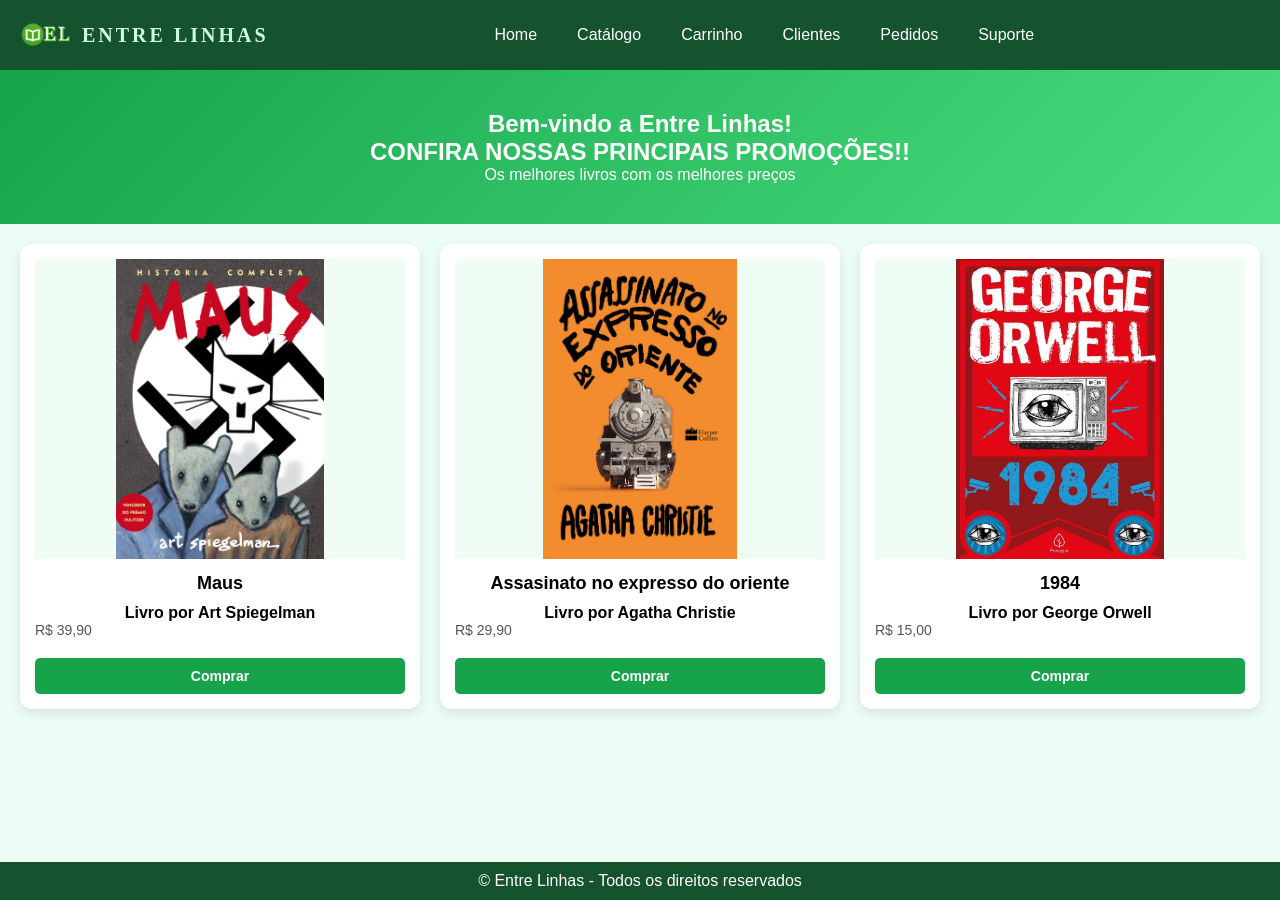
<file: index.html>
<!DOCTYPE html>
<html lang="pt-br">

<head>
    <meta charset="UTF-8">
    <meta name="viewport" content="width=device-width, initial-scale=1.0">
    <title>Entre Linhas</title>
    <link rel="stylesheet" href="style.css">
    <link rel="stylesheet" href="catalogo.css">
</head>

<body>

    <div class="container">
        <header class="header">
            <div class="logo">
                <img src="images/ET-simple.png" alt="Entre Linhas">
                <h4>ENTRE LINHAS</h4>
            </div>

            <nav class="menu">
                <a href="index.html">Home</a>
                <a href="catalogo.html">Catálogo</a>
                <a href="carrinho.html">Carrinho</a>
                <a href="clientes.html">Clientes</a>
                <a href="pedido.html">Pedidos</a>
                <a href="suporte.html">Suporte</a>
            </nav>
        </header>

        <section class="banner">
            <h1>Bem-vindo a Entre Linhas!</h1>
            <h2>CONFIRA NOSSAS PRINCIPAIS PROMOÇÕES!!</h2>
            <p>Os melhores livros com os melhores preços</p>
        </section>

        <main class="produtos">

            <a href="catalogo.html" class="card-link">
                <div class="card">
                    <img src="images/Maus.jpg" alt="Livro">
                    <h3>Maus</h3>
                    <h4>Livro por Art Spiegelman</h4>
                    <p>R$ 39,90</p>
                    <button>Comprar</button>
                </div>
            </a>

            <a href="catalogo.html" class="card-link">
                <div class="card">
                    <img src="images/Assasinato no expresso do oriente.jpg" alt="Livro">
                    <h3>Assasinato no expresso do oriente</h3>
                    <h4>Livro por Agatha Christie</h4>
                    <p>R$ 29,90</p>
                    <button>Comprar</button>
                </div>
            </a>

            <a href="catalogo.html" class="card-link">
                <div class="card">
                    <img src="images/1984_livro.jpg" alt="Livro">
                    <h3>1984</h3>
                    <h4>Livro por George Orwell</h4>
                    <p>R$ 15,00</p>
                    <button>Comprar</button>
                </div>
            </a>

        </main>
        <footer class="footer">
            <p>© Entre Linhas - Todos os direitos reservados</p>
        </footer>

    </div>

</body>

</html>
</file>
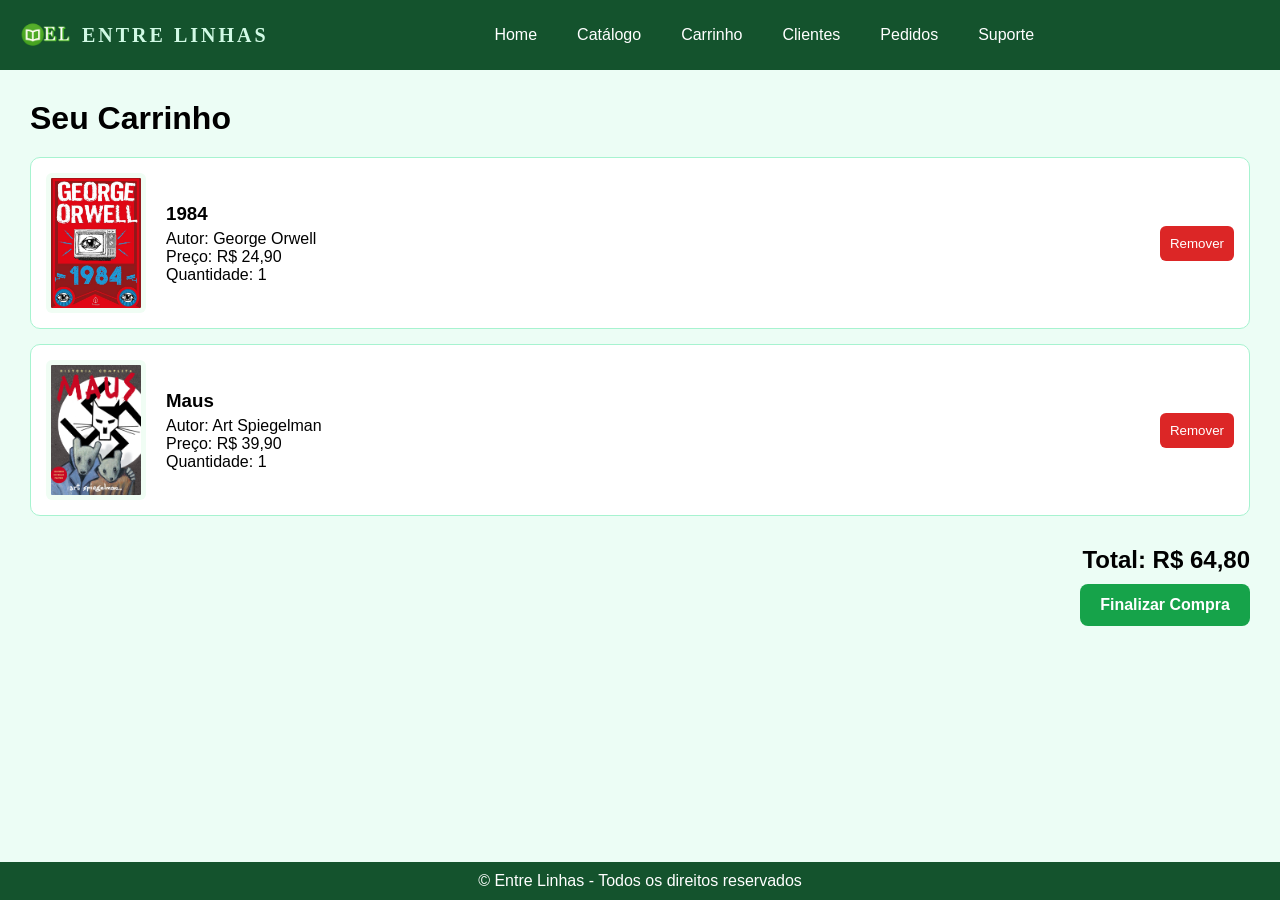
<file: carrinho.html>
<!DOCTYPE html>
<html lang="pt-br">

<head>
    <meta charset="UTF-8">
    <meta name="viewport" content="width=device-width, initial-scale=1.0">
    <title>Carrinho</title>

    <link rel="stylesheet" href="style.css">
    <link rel="stylesheet" href="carrinho.css">
</head>

<body>
    <div class="container">

        <header class="header">
            <div class="logo">
                <img src="images/ET-simple.png" alt="Entre Linhas">
                <h4>ENTRE LINHAS</h4>
            </div>

            <nav class="menu">
                <a href="index.html">Home</a>
                <a href="catalogo.html">Catálogo</a>
                <a href="carrinho.html">Carrinho</a>
                <a href="clientes.html">Clientes</a>
                <a href="pedido.html">Pedidos</a>
                <a href="suporte.html">Suporte</a>
            </nav>
        </header>

        <main class="carrinho">

            <h1>Seu Carrinho</h1>

            <!-- ITEM 1 -->
            <div class="item-carrinho">
                <img src="images/1984_livro.jpg" alt="1984">

                <div class="info">
                    <h3>1984</h3>
                    <p>Autor: George Orwell</p>
                    <p>Preço: R$ 24,90</p>
                    <p>Quantidade: 1</p>
                </div>

                <button class="remover">Remover</button>
            </div>

            <!-- ITEM 2 -->
            <div class="item-carrinho">
                <img src="images/Maus.jpg" alt="Maus">

                <div class="info">
                    <h3>Maus</h3>
                    <p>Autor: Art Spiegelman</p>
                    <p>Preço: R$ 39,90</p>
                    <p>Quantidade: 1</p>
                </div>

                <button class="remover">Remover</button>
            </div>

            <div class="total">
                <h2>Total: R$ 64,80</h2>
                <a href="checkout.html" class="btn-finalizar">Finalizar Compra</a>
            </div>

        </main>

        <footer class="footer">
            <p>© Entre Linhas - Todos os direitos reservados</p>
        </footer>

    </div>
</body>

</html>
</file>
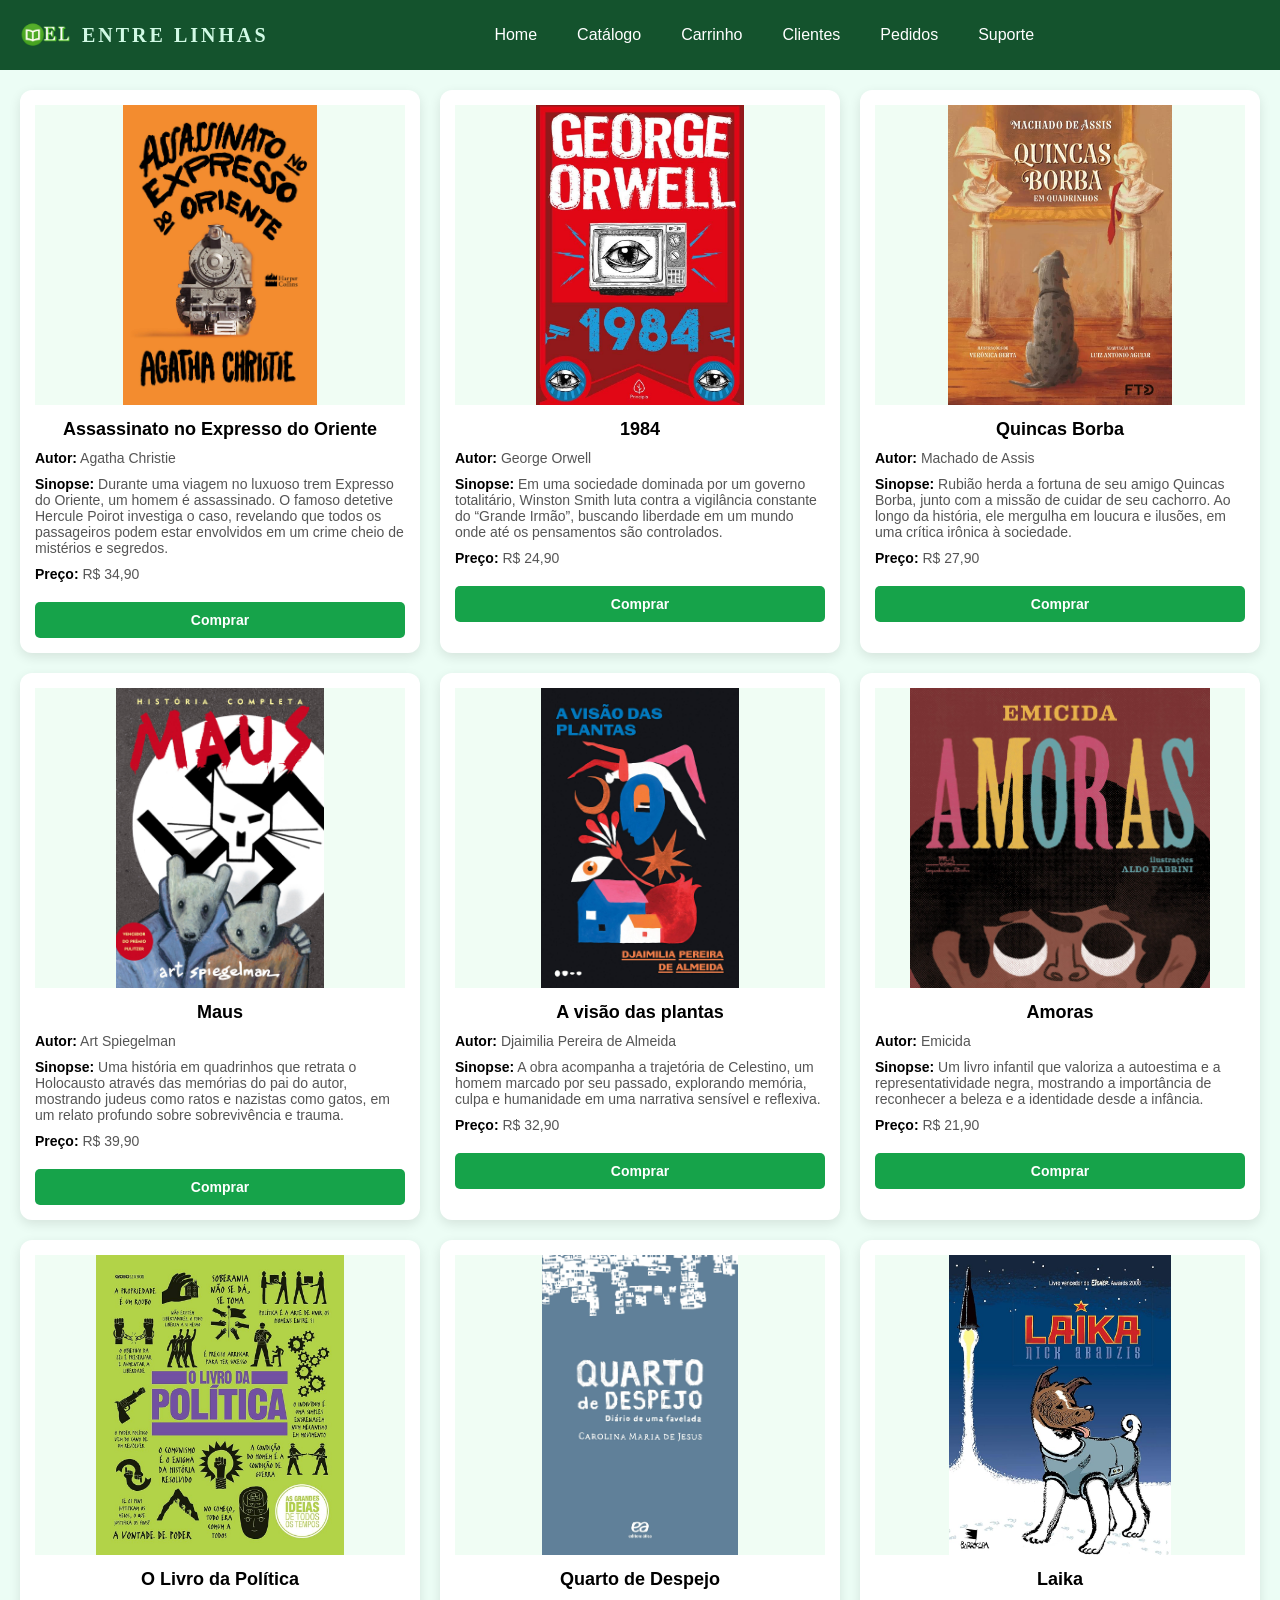
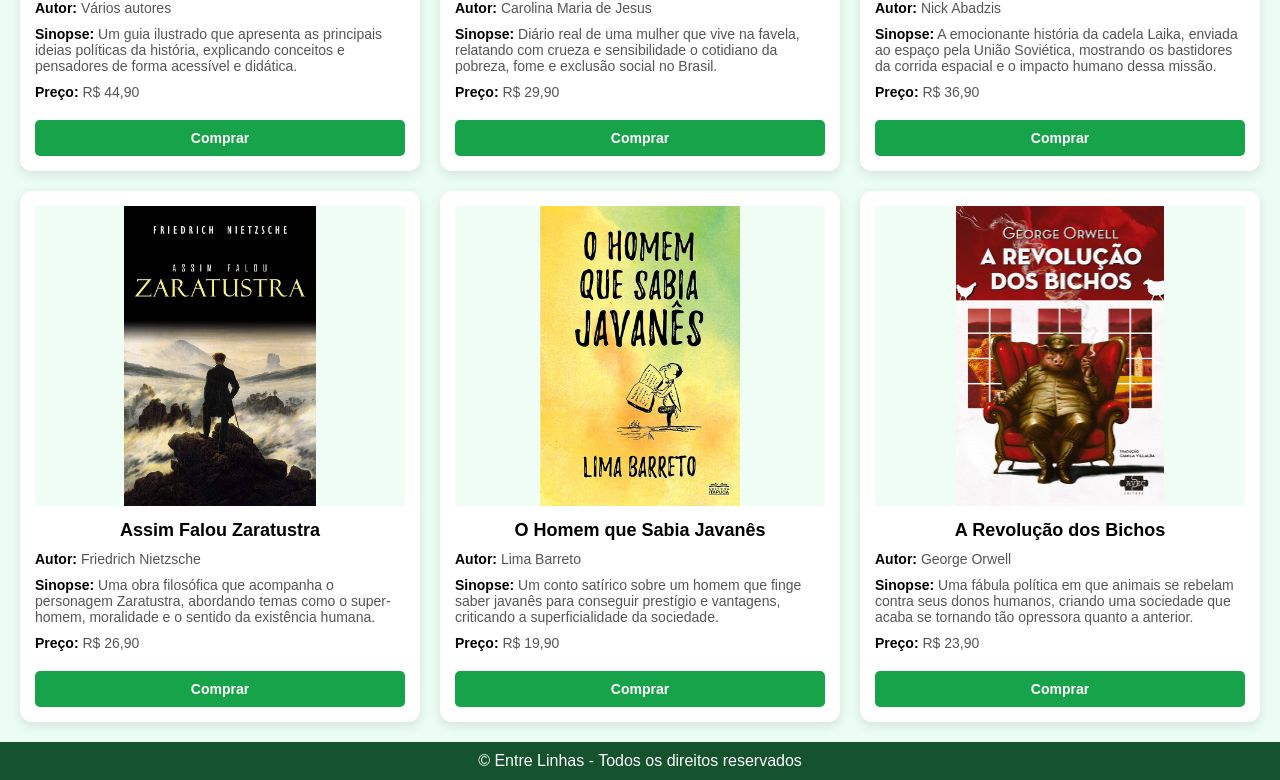
<file: catalogo.html>
<!DOCTYPE html>
<html lang="pt-br">

<head>
    <meta charset="UTF-8">
    <meta name="viewport" content="width=device-width, initial-scale=1.0">
    <title>Catálogo</title>
    <link rel="stylesheet" href="style.css">
    <link rel="stylesheet" href="catalogo.css">
</head>

<body>
    <div class="container">

        <header class="header">
            <div class="logo">
                <img src="images/ET-simple.png" alt="Entre Linhas">
                <h4>ENTRE LINHAS</h4>
            </div>

            <nav class="menu">
                <a href="index.html">Home</a>
                <a href="catalogo.html">Catálogo</a>
                <a href="carrinho.html">Carrinho</a>
                <a href="clientes.html">Clientes</a>
                <a href="pedido.html">Pedidos</a>
                <a href="suporte.html">Suporte</a>
            </nav>
        </header>

        <!-- PRODUTOS -->
        <main class="produtos">

            <div class="card">
                <img src="images/Assasinato no expresso do oriente.jpg" alt="Assassinato no Expresso do Oriente">
                <h3>Assassinato no Expresso do Oriente</h3>
                <p><strong>Autor:</strong> Agatha Christie</p>
                <p><strong>Sinopse:</strong> Durante uma viagem no luxuoso trem Expresso do Oriente, um homem é
                    assassinado. O famoso detetive Hercule Poirot investiga o caso, revelando que todos os passageiros
                    podem estar envolvidos em um crime cheio de mistérios e segredos.</p>
                <p><strong>Preço:</strong> R$ 34,90</p>
                <button>Comprar</button>
            </div>

            <div class="card">
                <img src="images/1984_livro.jpg" alt="1984">
                <h3>1984</h3>
                <p><strong>Autor:</strong> George Orwell</p>
                <p><strong>Sinopse:</strong> Em uma sociedade dominada por um governo totalitário, Winston Smith luta
                    contra a vigilância constante do “Grande Irmão”, buscando liberdade em um mundo onde até os
                    pensamentos são controlados.</p>
                <p><strong>Preço:</strong> R$ 24,90</p>
                <button>Comprar</button>
            </div>

            <div class="card">
                <img src="images/quincas_borbas.jpg" alt="Quincas Borba">
                <h3>Quincas Borba</h3>
                <p><strong>Autor:</strong> Machado de Assis</p>
                <p><strong>Sinopse:</strong> Rubião herda a fortuna de seu amigo Quincas Borba, junto com a missão de
                    cuidar de seu cachorro. Ao longo da história, ele mergulha em loucura e ilusões, em uma crítica
                    irônica à sociedade.</p>
                <p><strong>Preço:</strong> R$ 27,90</p>
                <button>Comprar</button>
            </div>

            <div class="card">
                <img src="images/Maus.jpg" alt="Maus">
                <h3>Maus</h3>
                <p><strong>Autor:</strong> Art Spiegelman</p>
                <p><strong>Sinopse:</strong> Uma história em quadrinhos que retrata o Holocausto através das memórias do
                    pai do autor, mostrando judeus como ratos e nazistas como gatos, em um relato profundo sobre
                    sobrevivência e trauma.</p>
                <p><strong>Preço:</strong> R$ 39,90</p>
                <button>Comprar</button>
            </div>

            <div class="card">
                <img src="images/a_visao_das_plantas.jpg" alt="A visão das plantas">
                <h3>A visão das plantas</h3>
                <p><strong>Autor:</strong> Djaimilia Pereira de Almeida</p>
                <p><strong>Sinopse:</strong> A obra acompanha a trajetória de Celestino, um homem marcado por seu
                    passado, explorando memória, culpa e humanidade em uma narrativa sensível e reflexiva.</p>
                <p><strong>Preço:</strong> R$ 32,90</p>
                <button>Comprar</button>
            </div>

            <div class="card">
                <img src="images/amoras.jpg" alt="Amoras">
                <h3>Amoras</h3>
                <p><strong>Autor:</strong> Emicida</p>
                <p><strong>Sinopse:</strong> Um livro infantil que valoriza a autoestima e a representatividade negra,
                    mostrando a importância de reconhecer a beleza e a identidade desde a infância.</p>
                <p><strong>Preço:</strong> R$ 21,90</p>
                <button>Comprar</button>
            </div>

            <div class="card">
                <img src="images/o_livro_da_politica.jpg" alt="O Livro da Política">
                <h3>O Livro da Política</h3>
                <p><strong>Autor:</strong> Vários autores</p>
                <p><strong>Sinopse:</strong> Um guia ilustrado que apresenta as principais ideias políticas da história,
                    explicando conceitos e pensadores de forma acessível e didática.</p>
                <p><strong>Preço:</strong> R$ 44,90</p>
                <button>Comprar</button>
            </div>

            <div class="card">
                <img src="images/quarto_do_despejo.jpg" alt="Quarto de Despejo">
                <h3>Quarto de Despejo</h3>
                <p><strong>Autor:</strong> Carolina Maria de Jesus</p>
                <p><strong>Sinopse:</strong> Diário real de uma mulher que vive na favela, relatando com crueza e
                    sensibilidade o cotidiano da pobreza, fome e exclusão social no Brasil.</p>
                <p><strong>Preço:</strong> R$ 29,90</p>
                <button>Comprar</button>
            </div>

            <div class="card">
                <img src="images/Laika.jpg" alt="Laika">
                <h3>Laika</h3>
                <p><strong>Autor:</strong> Nick Abadzis</p>
                <p><strong>Sinopse:</strong> A emocionante história da cadela Laika, enviada ao espaço pela União
                    Soviética, mostrando os bastidores da corrida espacial e o impacto humano dessa missão.</p>
                <p><strong>Preço:</strong> R$ 36,90</p>
                <button>Comprar</button>
            </div>

            <div class="card">
                <img src="images/assim_falou_zaratrusta.jpg" alt="Assim Falou Zaratustra">
                <h3>Assim Falou Zaratustra</h3>
                <p><strong>Autor:</strong> Friedrich Nietzsche</p>
                <p><strong>Sinopse:</strong> Uma obra filosófica que acompanha o personagem Zaratustra, abordando temas
                    como o super-homem, moralidade e o sentido da existência humana.</p>
                <p><strong>Preço:</strong> R$ 26,90</p>
                <button>Comprar</button>
            </div>

            <div class="card">
                <img src="images/o_homem_que_sabia_javanes.jpg" alt="O Homem que Sabia Javanês">
                <h3>O Homem que Sabia Javanês</h3>
                <p><strong>Autor:</strong> Lima Barreto</p>
                <p><strong>Sinopse:</strong> Um conto satírico sobre um homem que finge saber javanês para conseguir
                    prestígio e vantagens, criticando a superficialidade da sociedade.</p>
                <p><strong>Preço:</strong> R$ 19,90</p>
                <button>Comprar</button>
            </div>

            <div class="card">
                <img src="images/a_revolucao_dos_bichos.jpg" alt="A Revolução dos Bichos">
                <h3>A Revolução dos Bichos</h3>
                <p><strong>Autor:</strong> George Orwell</p>
                <p><strong>Sinopse:</strong> Uma fábula política em que animais se rebelam contra seus donos humanos,
                    criando uma sociedade que acaba se tornando tão opressora quanto a anterior.</p>
                <p><strong>Preço:</strong> R$ 23,90</p>
                <button>Comprar</button>
            </div>

        </main>

        <footer class="footer">
            <p>© Entre Linhas - Todos os direitos reservados</p>
        </footer>

    </div>
</body>

</html>
</file>
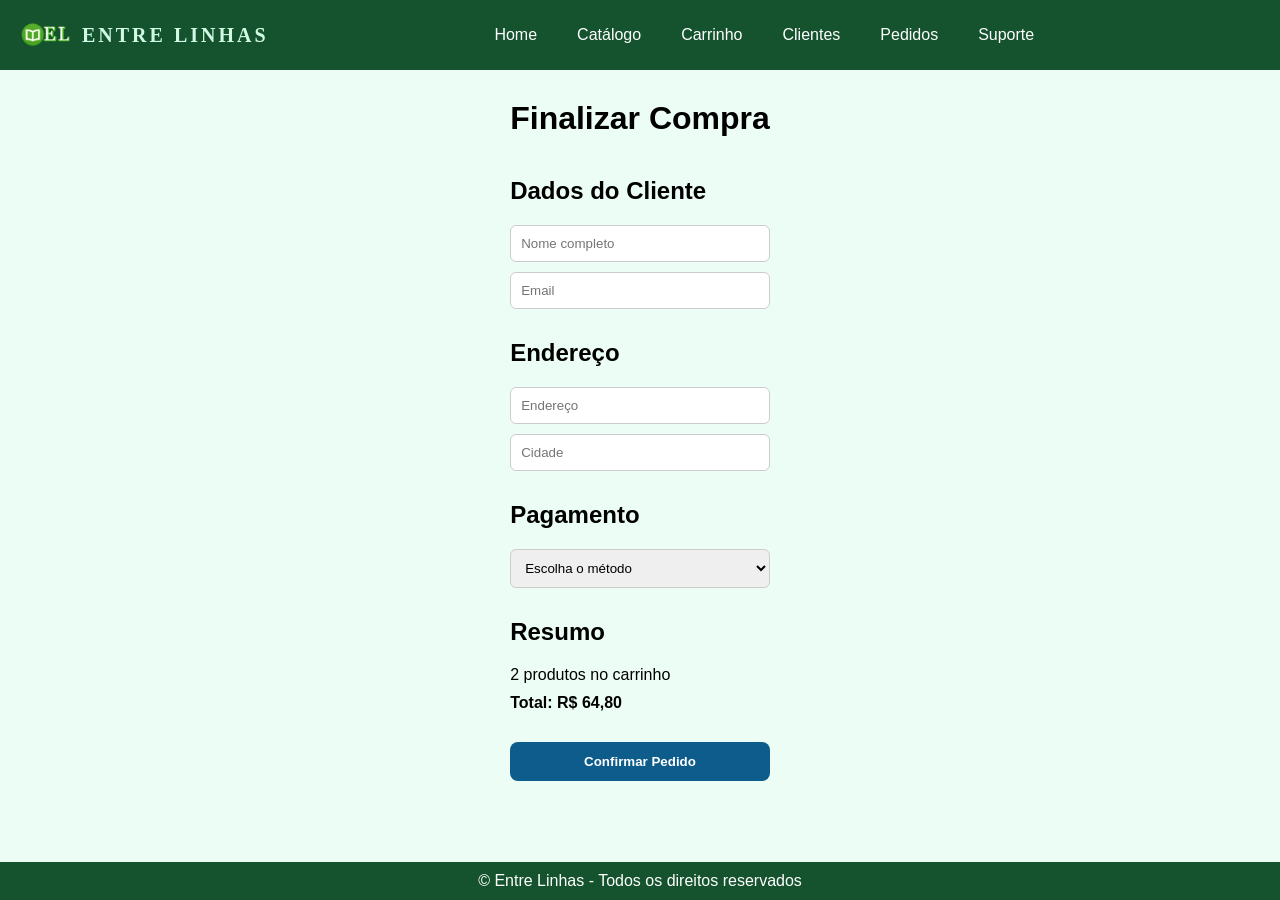
<file: checkout.html>
<!DOCTYPE html>
<html lang="pt-br">

<head>
    <meta charset="UTF-8">
    <meta name="viewport" content="width=device-width, initial-scale=1.0">
    <title>Checkout</title>

    <link rel="stylesheet" href="style.css">
    <link rel="stylesheet" href="checkout.css">
</head>

<body>
    <div class="container">

        <header class="header">
            <div class="logo">
                <img src="images/ET-simple.png" alt="Entre Linhas">
                <h4>ENTRE LINHAS</h4>
            </div>

            <nav class="menu">
                <a href="index.html">Home</a>
                <a href="catalogo.html">Catálogo</a>
                <a href="carrinho.html">Carrinho</a>
                <a href="clientes.html">Clientes</a>
                <a href="#">Pedidos</a>
                <a href="suporte.html">Suporte</a>
            </nav>
        </header>

        <main class="checkout">

            <h1>Finalizar Compra</h1>

            <form action="sucesso.html">

                <h2>Dados do Cliente</h2>
                <input type="text" placeholder="Nome completo" required>
                <input type="email" placeholder="Email" required>

                <h2>Endereço</h2>
                <input type="text" placeholder="Endereço" required>
                <input type="text" placeholder="Cidade" required>

                <h2>Pagamento</h2>
                <select required>
                    <option value="">Escolha o método</option>
                    <option>Cartão</option>
                    <option>PIX</option>
                    <option>Boleto</option>
                </select>

                <h2>Resumo</h2>
                <p>2 produtos no carrinho</p>
                <p><strong>Total: R$ 64,80</strong></p>

                <button type="submit">Confirmar Pedido</button>

            </form>

        </main>

        <footer class="footer">
            <p>© Entre Linhas - Todos os direitos reservados</p>
        </footer>

    </div>
</body>

</html>
</file>
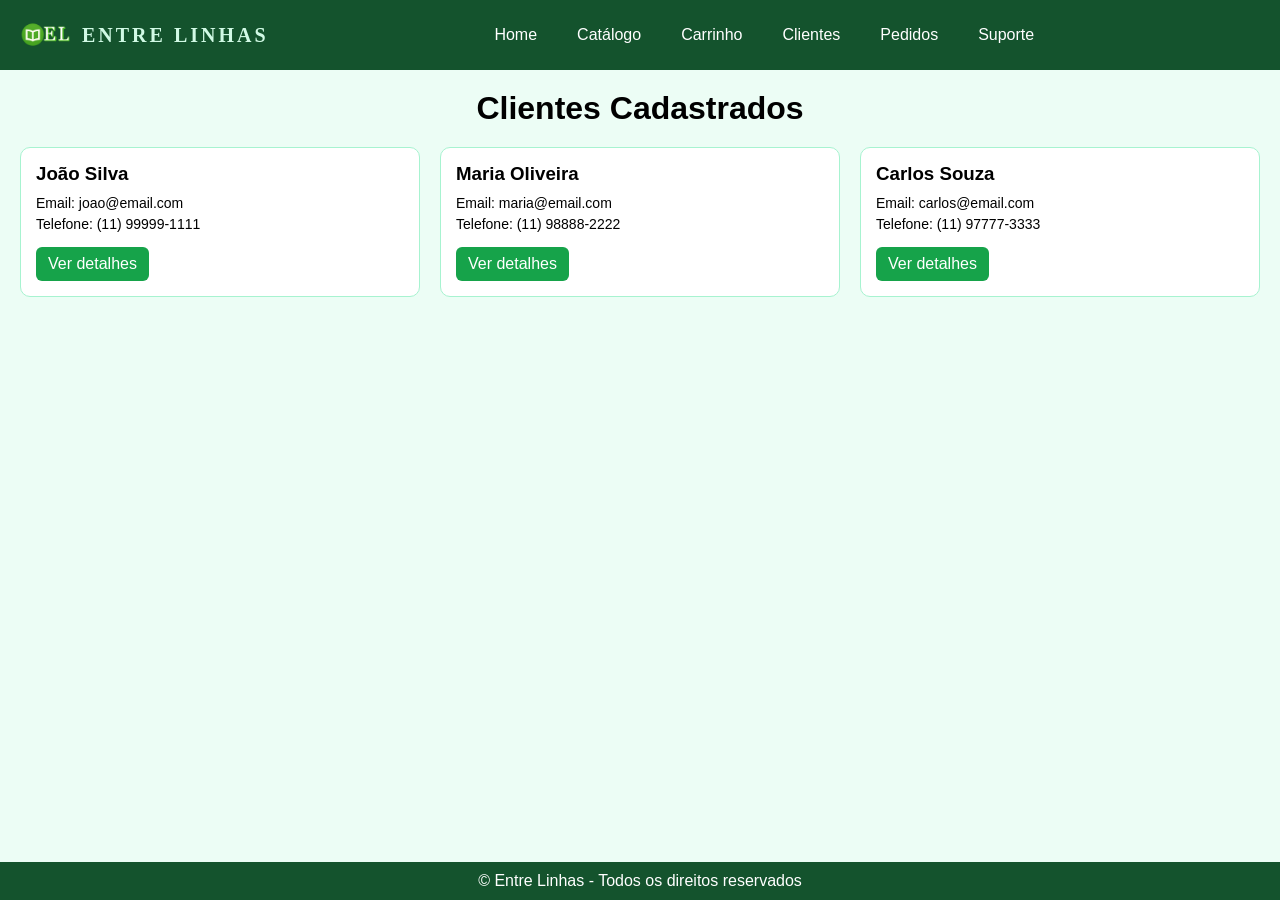
<file: clientes.html>
<!DOCTYPE html>
<html lang="pt-br">

<head>
    <meta charset="UTF-8">
    <meta name="viewport" content="width=device-width, initial-scale=1.0">
    <title>Clientes</title>

    <link rel="stylesheet" href="style.css">
    <link rel="stylesheet" href="clientes.css">
</head>

<body>
    <div class="container">

        <header class="header">
            <div class="logo">
                <img src="images/ET-simple.png" alt="Entre Linhas">
                <h4>ENTRE LINHAS</h4>
            </div>

            <nav class="menu">
                <a href="index.html">Home</a>
                <a href="catalogo.html">Catálogo</a>
                <a href="carrinho.html">Carrinho</a>
                <a href="clientes.html">Clientes</a>
                <a href="pedido.html">Pedidos</a>
                <a href="suporte.html">Suporte</a>
            </nav>
        </header>

        <main class="clientes">

            <h1>Clientes Cadastrados</h1>

            <div class="lista-clientes">

                <div class="cliente">
                    <h3>João Silva</h3>
                    <p>Email: joao@email.com</p>
                    <p>Telefone: (11) 99999-1111</p>
                    <a href="">Ver detalhes</a>
                </div>

                <div class="cliente">
                    <h3>Maria Oliveira</h3>
                    <p>Email: maria@email.com</p>
                    <p>Telefone: (11) 98888-2222</p>
                    <a href="">Ver detalhes</a>
                </div>

                <div class="cliente">
                    <h3>Carlos Souza</h3>
                    <p>Email: carlos@email.com</p>
                    <p>Telefone: (11) 97777-3333</p>
                    <a href="">Ver detalhes</a>
                </div>

            </div>

        </main>
        
        <footer class="footer">
            <p>© Entre Linhas - Todos os direitos reservados</p>
        </footer>

    </div>
</body>

</html>
</file>
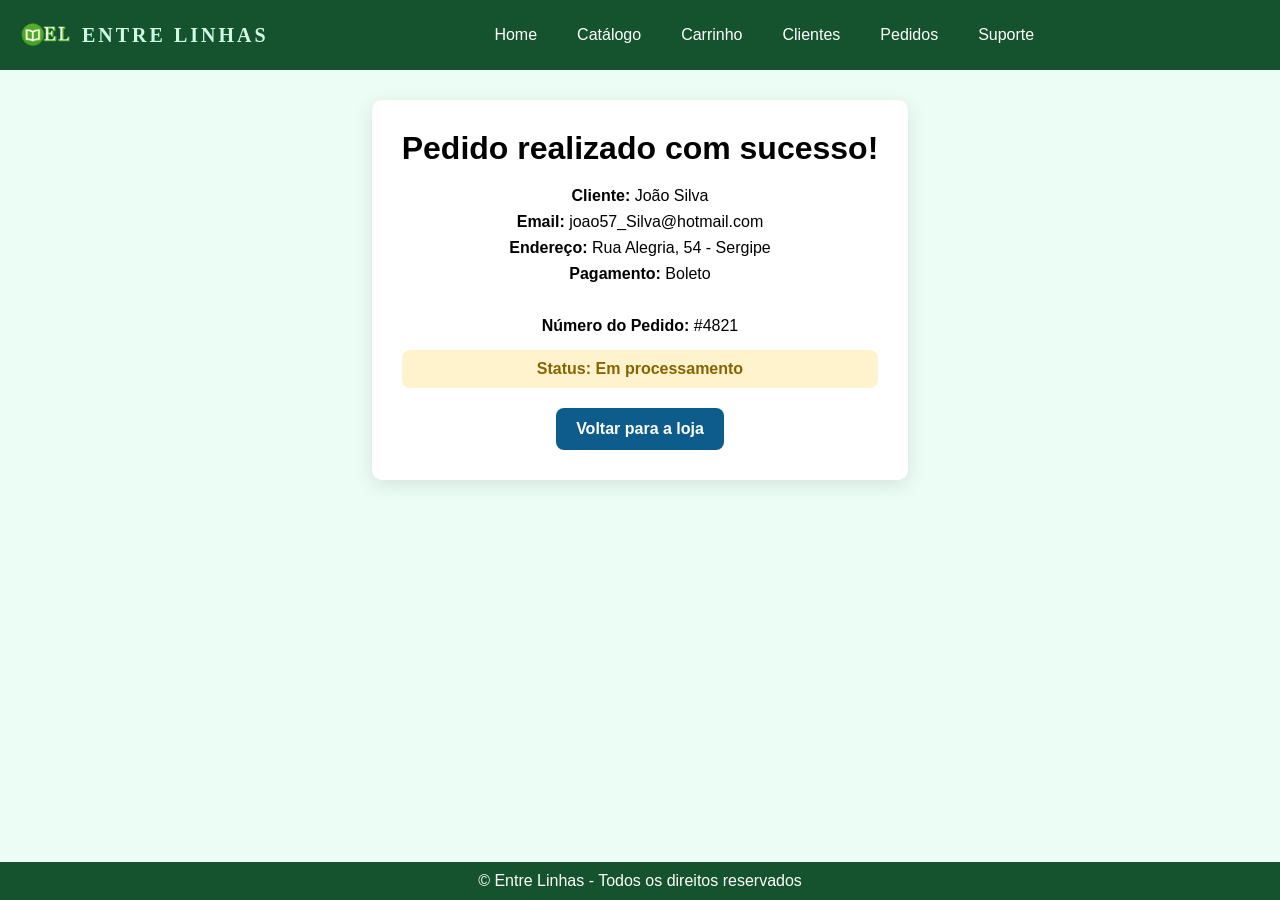
<file: pedido.html>
<!DOCTYPE html>
<html lang="pt-br">

<head>
    <meta charset="UTF-8">
    <title>Pedido Realizado</title>

    <link rel="stylesheet" href="style.css">

    <style>
/* CAIXA PRINCIPAL DO PEDIDO */
.pedido-container {
    padding: 30px; 
    /* espaço interno para não deixar o conteúdo colado nas bordas */

    max-width: 600px; 
    /* limita a largura máxima da caixa */

    margin: 30px auto; 
    /* centraliza na tela e cria espaço em cima/baixo */

    background: white; 
    /* fundo branco para destacar do restante da página */

    border-radius: 10px; 
    /* bordas arredondadas */

    box-shadow: 0 5px 20px rgba(0, 0, 0, 0.1); 
    /* sombra suave para dar efeito de "card" */

    text-align: center; 
    /* centraliza todo o conteúdo dentro da caixa */
}

/* TÍTULO */
.pedido-container h1 {
    margin-bottom: 20px; 
    /* espaço abaixo do título */
}

/* TEXTOS (dados do pedido) */
.pedido-container p {
    margin: 8px 0; 
    /* espaço entre as linhas */

    font-size: 16px; 
    /* tamanho padrão de leitura */
}

/* STATUS DO PEDIDO */
.status {
    margin-top: 15px; 
    /* espaço acima da caixa de status */

    padding: 10px; 
    /* espaço interno */

    border-radius: 8px; 
    /* bordas arredondadas */

    background: #fff3cd; 
    /* fundo amarelo claro (alerta/informação) */

    color: #856404; 
    /* cor do texto combinando com o fundo */

    font-weight: bold; 
    /* destaca o status */
}

/* BOTÃO VOLTAR */
.btn-voltar {
    display: inline-block; 
    /* permite aplicar padding e margin corretamente */

    margin-top: 20px; 
    /* espaço acima do botão */

    background: #0d5c8c; 
    /* cor principal do botão */

    color: white; 
    /* texto branco */

    padding: 12px 20px; 
    /* tamanho interno */

    border-radius: 8px; 
    /* bordas arredondadas */

    text-decoration: none; 
    /* remove sublinhado */

    font-weight: bold; 
    /* texto mais forte */
}

/* EFEITO AO PASSAR O MOUSE */
.btn-voltar:hover {
    background: #094a6d; 
    /* cor mais escura para dar feedback visual */
}
    </style>
</head>

<body>
    <div class="container">

        <header class="header">
            <div class="logo">
                <img src="images/ET-simple.png" alt="Entre Linhas">
                <h4>ENTRE LINHAS</h4>
            </div>

            <nav class="menu">
                <a href="index.html">Home</a>
                <a href="catalogo.html">Catálogo</a>
                <a href="carrinho.html">Carrinho</a>
                <a href="clientes.html">Clientes</a>
                <a href="pedido.html">Pedidos</a>
                <a href="suporte.html">Suporte</a>
            </nav>
        </header>

        <!-- CONTEÚDO -->
        <main class="pedido-container">

            <h1>Pedido realizado com sucesso!</h1>

            <p><strong>Cliente:</strong> João Silva</p>
            <p><strong>Email:</strong> joao57_Silva@hotmail.com</p>
            <p><strong>Endereço:</strong> Rua Alegria, 54 - Sergipe</p>
            <p><strong>Pagamento:</strong> Boleto</p>

            <br>

            <p><strong>Número do Pedido:</strong> #4821</p>

            <div class="status">
                Status: Em processamento
            </div>

            <a href="index.html" class="btn-voltar">Voltar para a loja</a>

        </main>

        <!-- FOOTER -->
        <footer class="footer">
            <p>© Entre Linhas - Todos os direitos reservados</p>
        </footer>

    </div>
</body>

</html>
</file>
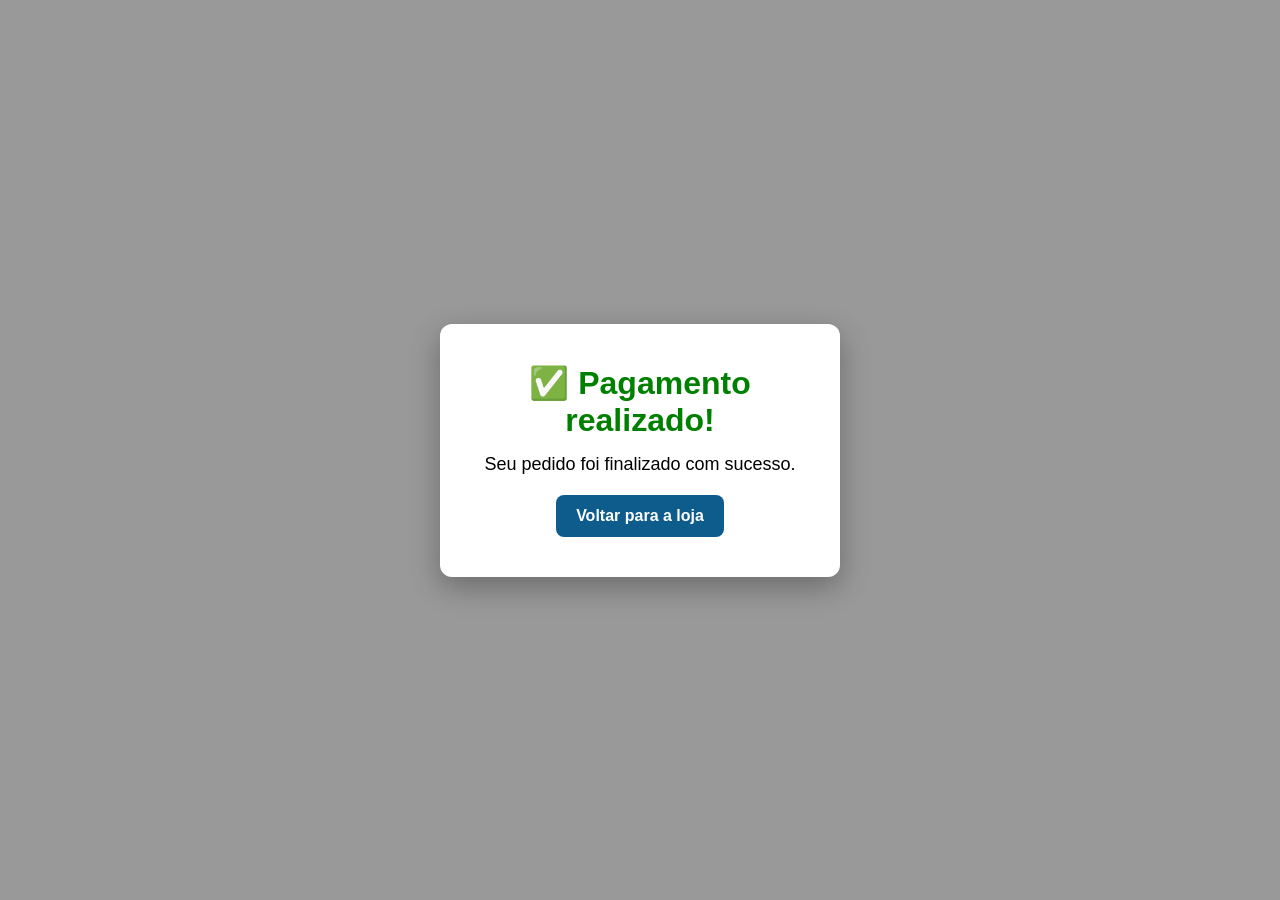
<file: sucesso.html>
<!DOCTYPE html>
<html lang="pt-br">

<head>
    <meta charset="UTF-8">
    <title>Pedido realizado</title>

    <link rel="stylesheet" href="style.css">

    <style>
        body {
            background: rgba(0, 0, 0, 0.4);
        }

        .sucesso-container {
            display: flex;
            justify-content: center;
            align-items: center;
            height: 100vh;
        }

        .sucesso-box {
            background: white;
            padding: 40px;
            border-radius: 12px;
            text-align: center;
            box-shadow: 0 10px 30px rgba(0, 0, 0, 0.3);
            max-width: 400px;
        }

        .sucesso-box h1 {
            color: green;
            margin-bottom: 15px;
        }

        .sucesso-box p {
            font-size: 18px;
            margin-bottom: 20px;
        }

        .btn-voltar {
            background: #0d5c8c;
            color: white;
            padding: 12px 20px;
            border-radius: 8px;
            text-decoration: none;
            font-weight: bold;
            display: inline-block;
        }

        .btn-voltar:hover {
            background: #094a6d;
        }
    </style>
</head>

<body>

    <div class="sucesso-container">
        <div class="sucesso-box">

            <h1>✅ Pagamento realizado!</h1>
            <p>Seu pedido foi finalizado com sucesso.</p>

            <a href="index.html" class="btn-voltar">Voltar para a loja</a>

        </div>
    </div>

</body>

</html>
</file>
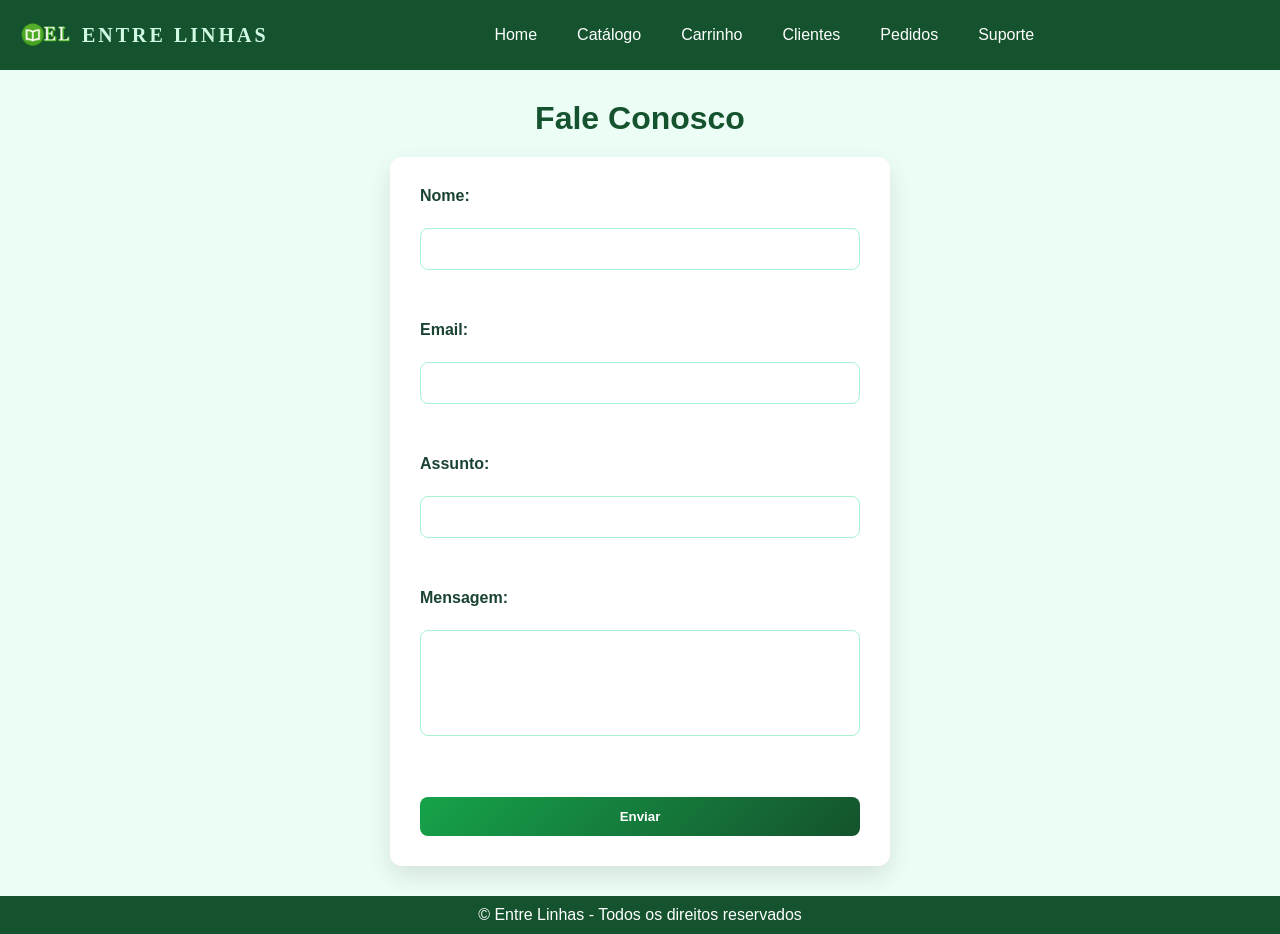
<file: suporte.html>
<!DOCTYPE html>
<html lang="pt-br">

<head>
    <meta charset="UTF-8">
    <title>Suporte</title>
    <link rel="stylesheet" href="style.css">
    <link rel="stylesheet" href="suporte.css">
</head>

<body>
    <div class="container">

        <header class="header">
            <div class="logo">
                <img src="images/ET-simple.png" alt="Entre Linhas">
                <h4>ENTRE LINHAS</h4>
            </div>

            <nav class="menu">
                <a href="index.html">Home</a>
                <a href="catalogo.html">Catálogo</a>
                <a href="carrinho.html">Carrinho</a>
                <a href="clientes.html">Clientes</a>
                <a href="pedido.html">Pedidos</a>
                <a href="suporte.html">Suporte</a>
            </nav>
        </header>

        <main style="padding: 30px;">
            <h1>Fale Conosco</h1>

            <form action="suporte.php" method="POST">

                <label>Nome:</label><br>
                <input type="text" name="nome" required><br><br>

                <label>Email:</label><br>
                <input type="email" name="email" required><br><br>

                <label>Assunto:</label><br>
                <input type="text" name="assunto" required><br><br>

                <label>Mensagem:</label><br>
                <textarea name="mensagem" rows="5" required></textarea><br><br>

                <button type="submit">Enviar</button>

            </form>
        </main>

        <footer class="footer">
            <p>© Entre Linhas - Todos os direitos reservados</p>
        </footer>

    </div>
</body>

</html>
</file>
<file: style.css>
/* explicar para não se complicar no futuro pq haja gambiarra em pelo amor de deus */
/* Remove margens e espaçamentos padrão do navegador */
* {
    margin: 0;
    /* tira margem padrão */
    padding: 0;
    /* tira espaçamento interno padrão */
    box-sizing: border-box;
    /* faz largura e a altura considerar borda e padding */
}

body {
    font-family: Arial, sans-serif;
    background-color: #ECFDF5;
    /* verde bem claro */
}

.container {
    display: grid;
    /* ativa o CSS Grid */

    /* Define as áreas da página */
    grid-template-areas:
        "header"
        "banner"
        "produtos"
        "footer";

    /* Define alturas das linhas */
    grid-template-rows: auto 200px 1fr auto;
    /*
    auto = altura automática (header e footer)
    200px = altura fixa do banner
    1fr = ocupa o restante da tela (empurra o footer pra baixo)
    */
    min-height: 100vh;
    grid-template-rows: auto auto 1fr auto;
}

.header {
    grid-area: header;
    /* conecta com o grid-template-areas */

    background-color: #14532D;
    /* verde escuro */
    color: white;
    /* cor do texto */
    padding: 10px 20px;
    /* ajusta espaçamento do header */

    display: grid;
    /* usa grid dentro do header */
    grid-template-columns: auto 1fr;
    /* logo ocupa só o tamanho dela, menu ocupa o resto */
    /*
    1fr = espaço da logo
    */

    align-items: center;
    /* centraliza verticalmente */
}

.logo {
    font-size: 20px;
    /* tamanho do texto */
    font-weight: bold;
    /* deixa em negrito */

    display: flex;
    /* permite alinhamento interno */
    align-items: center;
    /* centraliza a logo verticalmente */
}

.menu {
    display: flex;
    /* organiza os links em linha */
    justify-content: center;
    /* centraliza os links */
    gap: 20px;
    /* espaçamento entre os links */
}

.menu a {
    color: white;
    /* cor do texto */
    text-decoration: none;
    /* remove sublinhado */
    margin: 10px;
    /* espaço entre os links */
}

.menu a:hover {
    color: #6EE7B7;
    /* verde claro */
}

/* BANNER */
.banner {
    grid-area: banner;
    /* posição no grid */

    background: linear-gradient(135deg, #16A34A, #4ADE80);
    /* verde moderno */
    /* fundo cinza claro */
    text-align: center;
    /* centraliza texto */
    padding: 40px;
    color: white;
}

/* ÁREA DE PRODUTOS */
.produtos {
    grid-area: produtos;
    /* posição no grid */

    display: grid;
    /* ativa grid */
    grid-template-columns: repeat(3, 1fr);
    /*
    cria 3 colunas iguais
    */

    gap: 20px;
    /* espaço entre os produtos */
    padding: 20px;
}

/* CARD (CADA PRODUTO) */
.card {
    border: 1px solid #A7F3D0;
    /* verde claro */
    /* borda cinza */
    padding: 15px;
    text-align: center;
    /* centraliza conteúdo */
    background-color: white;
}

.card img {
    width: 100%;
    /* ocupa largura do card */
    height: 300px;
    /* altura fixa do espaço */
    object-fit: contain;
    /* mantém proporção SEM cortar */
    background-color: #F0FDF4;
    /* leve verde */
}

.footer {
    grid-area: footer;
    /* posição no grid */

    background-color: #14532D;
    /* verde escuro */
    /* fundo escuro */
    color: white;
    /* texto branco */
    text-align: center;
    /* centralizado */
    padding: 10px;
}

.logo img {
    height: 50px;
    /* define tamanho da logo sem distorcer */
    width: auto;
    /* mantém proporção */
}

.card button {
    background-color: #16A34A;
    /* verde principal */
    /* cor do botão */
    color: white;
    /* texto branco */
    border: none;
    /* remove a borda feiona lá que vem por padrão */
    padding: 10px 15px;
    /* tamanho interno */
    border-radius: 5px;
    /* bordas arredondadas */
    cursor: pointer;
    /* meramente estetico mas passa uma sensação de conforto pra mim eu passar o mouse e virar uma mãozinha kkkkkkkkk */
    font-size: 14px;
    transition: 0.3s;
    /* animação suave */
}

/* efeito quando passa o mouse */
.card button:hover {
    background-color: #14532D;
    /* verde mais escuro */
    /* cor mais escura */
}

.card p {
    margin-bottom: 10px;
    /* espaço abaixo do preço */
    color: #15803D;
    /* destaque no preço */
}

.card-link {
    text-decoration: none;
    color: black;
}

.logo h4 {
    font-family: Georgia, "Times New Roman", serif;
    margin-left: 12px;
    font-size: 20px;
    letter-spacing: 3px;
    color: #D1FAE5;
    text-transform: uppercase;
}
</file>
<file: catalogo.css>
/* cards bonitos (nunca mais invento moda) */
.card {
    border: none;
    /* tira a borda simples */
    border-radius: 12px;
    /* cantos arredondados */
    overflow: hidden;
    /* evita imagem escapar */
    background-color: white;

    box-shadow: 0 4px 12px rgba(0, 0, 0, 0.1);
    /* sombra suave */
    transition: transform 0.3s, box-shadow 0.3s;
}

/* EFEITO HOVER (quando passa o mouse, nunca mais invento moda 2). USEI DE IA */
.card:hover {
    transform: translateY(-8px);
    /* sobe o card */
    box-shadow: 0 10px 25px rgba(0, 0, 0, 0.2);
    /* sombra mais forte */
}

/* TÍTULO */
.card h3 {
    font-size: 18px;
    margin: 10px 0;
}

/* autor e sinopse */
.card p {
    font-size: 14px;
    color: #555;
    text-align: left;
}

/* preço */
.card p strong {
    color: #000;
}

/* botão redondinho, bunitinhiu */
.card button {
    width: 100%;
    /* ocupa toda largura */
    margin-top: 10px;
    font-weight: bold;
}

/* GRID MAIS RESPONSIVO */
.produtos {
    grid-template-columns: repeat(auto-fit, minmax(250px, 1fr));
}

/* 3 colunas */
.produtos {
    grid-template-columns: repeat(3, 1fr);
    grid-template-rows: repeat(4, auto);
}
</file>
<file: carrinho.css>
/* Define o espaçamento interno da área do carrinho */
.carrinho {
    padding: 30px; /* cria um espaço entre o conteúdo e as bordas */
}

/* Estiliza o título principal do carrinho */
.carrinho h1 {
    margin-bottom: 20px; /* cria espaço abaixo do título */
}

/* ITEM DO CARRINHO */
.item-carrinho {
    display: flex; 
    /* usa flexbox para deixar os elementos (imagem, texto e botão) lado a lado */

    align-items: center; 
    /* alinha tudo verticalmente no centro */

    gap: 20px; 
    /* espaço entre os elementos internos */

    border: 1px solid #A7F3D0; 
    /* borda verde clara */

    padding: 15px; 
    /* espaço interno do card */

    margin-bottom: 15px; 
    /* espaço entre um item e outro */

    border-radius: 10px; 
    /* deixa as bordas arredondadas */

    background: #fff; 
    /* fundo branco */
}

/* IMAGEM DO PRODUTO */
.item-carrinho img {
    width: 100px; 
    /* largura fixa da imagem */

    height: 140px; 
    /* altura fixa */

    object-fit: contain; 
    /* mantém a proporção da imagem sem cortar */

    background: #F0FDF4; 
    /* fundo verde bem leve */

    padding: 5px; 
    /* espaço interno da imagem */

    border-radius: 6px; 
    /* bordas arredondadas */
}

/* BLOCO DE INFORMAÇÕES (nome, preço, etc) */
.info {
    flex: 1; 
    /* faz essa área ocupar todo o espaço disponível */
}

/* TÍTULO DO PRODUTO */
.info h3 {
    margin-bottom: 5px; 
    /* espaço abaixo do nome do produto */
}

/* BOTÃO REMOVER */
.remover {
    background: #dc2626; 
    /* cor vermelha (ação de excluir/remover) */

    color: white; 
    /* texto branco */

    border: none; 
    /* remove borda padrão do botão */

    padding: 10px; 
    /* tamanho interno */

    border-radius: 6px; 
    /* bordas arredondadas */

    cursor: pointer; 
    /* muda o cursor para "mãozinha" */
}

/* EFEITO AO PASSAR O MOUSE NO BOTÃO */
.remover:hover {
    background: #991b1b; 
    /* vermelho mais escuro para dar efeito visual */
}

/* ÁREA DO TOTAL */
.total {
    margin-top: 30px; 
    /* espaço acima do total */

    text-align: right; 
    /* alinha o texto à direita */
}

/* BOTÃO FINALIZAR COMPRA */
.btn-finalizar {
    display: inline-block; 
    /* permite aplicar padding e margin corretamente */

    margin-top: 10px; 
    /* espaço acima do botão */

    background: #16A34A; 
    /* verde (ação positiva: finalizar compra) */

    color: white; 
    /* texto branco */

    padding: 12px 20px; 
    /* tamanho interno do botão */

    border-radius: 8px; 
    /* bordas arredondadas */

    text-decoration: none; 
    /* remove sublinhado (caso seja link) */

    font-weight: bold; 
    /* deixa o texto mais forte */

    text-align: center; 
    /* centraliza o texto dentro do botão */
}

/* EFEITO HOVER DO BOTÃO FINALIZAR */
.btn-finalizar:hover {
    background: #14532D; 
    /* verde mais escuro ao passar o mouse */
}
</file>
<file: checkout.css>
/* ÁREA PRINCIPAL DO CHECKOUT */
.checkout {
    padding: 30px; 
    /* cria espaço interno pra não ficar tudo grudado */

    max-width: 600px; 
    /* limita a largura máxima (não deixa o formulário gigante) */

    margin: auto; 
    /* centraliza o bloco horizontalmente na tela */
}

/* TÍTULO PRINCIPAL */
.checkout h1 {
    margin-bottom: 20px; 
    /* espaço abaixo do título */
}

/* SUBTÍTULOS (Dados, Endereço, Pagamento) */
.checkout h2 {
    margin-top: 20px; 
    /* espaço acima do subtítulo */

    margin-bottom: 10px; 
    /* espaço abaixo */
}

/* FORMULÁRIO */
.checkout form {
    display: flex; 
    /* ativa flexbox */

    flex-direction: column; 
    /* organiza os elementos em coluna (um embaixo do outro) */

    gap: 10px; 
    /* espaço entre os campos */
}

/* CAMPOS DE INPUT E SELECT */
.checkout input,
.checkout select {
    padding: 10px; 
    /* espaço interno (deixa o campo maior e mais confortável) */

    border: 1px solid #ccc; 
    /* borda cinza clara */

    border-radius: 6px; 
    /* cantos arredondados */
}

/* BOTÃO DE CONFIRMAR */
.checkout button {
    margin-top: 20px; 
    /* espaço acima do botão */

    background: #0d5c8c; 
    /* cor principal do botão */

    color: white; 
    /* texto branco */

    border: none; 
    /* remove borda padrão */

    padding: 12px; 
    /* tamanho interno do botão */

    border-radius: 8px; 
    /* bordas arredondadas */

    font-weight: bold; 
    /* deixa o texto mais destacado */
}

/* EFEITO AO PASSAR O MOUSE */
.checkout button:hover {
    background: #094a6d; 
    /* cor mais escura para dar feedback visual */
}
</file>
<file: clientes.css>
.clientes {
    padding: 20px; 
    /* espaço interno geral da página */
}

/* TÍTULO PRINCIPAL */
.clientes h1 {
    text-align: center; 
    /* centraliza o texto */

    margin-bottom: 20px; 
    /* espaço abaixo do título */
}

/* LISTA DE CLIENTES (GRID) */
.lista-clientes {
    display: grid; 
    /* ativa CSS Grid */

    grid-template-columns: repeat(3, 1fr); 
    /* cria 3 colunas iguais */

    gap: 20px; 
    /* espaço entre os cards */
}

/* CARD DE CADA CLIENTE */
.cliente {
    border: 1px solid #A7F3D0; 
    /* borda verde clara */

    padding: 15px; 
    /* espaço interno */

    border-radius: 10px; 
    /* cantos arredondados */

    background: #fff; 
    /* fundo branco */

    transition: 0.3s; 
    /* animação suave */
}

/* EFEITO AO PASSAR O MOUSE */
.cliente:hover {
    transform: translateY(-5px); 
    /* faz o card subir um pouquinho */

    box-shadow: 0 5px 15px rgba(0, 0, 0, 0.1); 
    /* adiciona sombra, meramente estetico, é melhor testar e vê se mantem no futuro */
}

/* NOME DO CLIENTE */
.cliente h3 {
    margin-bottom: 10px; 
    /* espaço abaixo do nome */
}

/* INFORMAÇÕES (email, telefone) */
.cliente p {
    font-size: 14px; 
    /* tamanho menor para texto secundário */

    margin-bottom: 5px; 
    /* espaço entre linhas */
}

/* LINK "VER DETALHES" */
.cliente a {
    display: inline-block; 
    /* permite aplicar padding e margin corretamente */

    margin-top: 10px; 
    /* espaço acima do botão */

    text-decoration: none; 
    /* remove sublinhado */

    background: #16A34A; 
    /* verde (ação positiva) */

    color: white; 
    /* texto branco */

    padding: 8px 12px; 
    /* tamanho interno */

    border-radius: 6px; 
    /* cantos arredondados */
}

/* EFEITO HOVER NO BOTÃO */
.cliente a:hover {
    background: #14532D; 
    /* verde mais escuro */
}
</file>
<file: suporte.css>
/* ÁREA PRINCIPAL */
main {
    display: flex;
    /* usa flexbox para organizar os elementos */

    flex-direction: column;
    /* empilha os elementos verticalmente (título + formulário) */

    align-items: center;
    /* centraliza horizontalmente */

    justify-content: center;
    /* centraliza verticalmente */

    padding: 30px;
    /* espaçamento interno */
}

/* TÍTULO */
main h1 {
    margin-bottom: 20px;
    /* espaço abaixo do título */

    color: #14532D;
    /* cor verde escuro para destaque */

    text-align: center;
    /* centraliza o texto */
}

/* CONTAINER DO FORM */
main form {
    width: 100%;
    /* ocupa toda largura disponível */

    max-width: 500px;
    /* limita largura máxima para não ficar gigante */

    background: white;
    /* fundo branco para contraste */

    padding: 30px;
    /* espaçamento interno */

    border-radius: 12px;
    /* bordas arredondadas */

    box-shadow: 0 10px 25px rgba(0, 0, 0, 0.1);
    /* sombra */

    display: flex;
    /* usa flexbox dentro do form */

    flex-direction: column;
    /* organiza os campos em coluna */
}

/* LABELS */
form label {
    font-weight: bold;
    /* deixa o texto mais forte (destaque) */

    margin-bottom: 5px;
    /* espaço entre label e input */

    color: #1B4332;
    /* verde escuro */
}

/* INPUTS E TEXTAREA */
form input,
form textarea {
    padding: 12px;
    /* espaço interno */

    border: 1px solid #A7F3D0;
    /* borda verde clara */

    border-radius: 8px;
    /* cantos arredondados */

    outline: none;
    /* remove a borda padrão azul do navegador */

    font-size: 14px;
    /* tamanho da fonte */

    margin-bottom: 15px;
    /* espaço entre os campos */

    transition: 0.2s;
    /* animação suave (usada no foco) */
}

/* FOCO */
form input:focus,
form textarea:focus {
    border-color: #16A34A;
    /* muda a cor da borda quando o usuário clica */

    box-shadow: 0 0 0 2px rgba(22, 163, 74, 0.2);
    /* cria um brilho leve verde ao redor */
}

/* TEXTAREA */
form textarea {
    resize: none;
    /* impede o usuário de redimensionar a caixa */
}

/* BOTÃO (teve ia pq o caba não é de ferro) */
form button {
    margin-top: 10px;
    /* espaço acima do botão */

    padding: 12px;
    /* tamanho interno do botão */

    background: linear-gradient(135deg, #16A34A, #14532D);
    /* gradiente verde (efeito moderno) */

    color: white;
    /* texto branco */

    border: none;
    /* remove borda padrão */

    border-radius: 8px;
    /* bordas arredondadas */

    font-weight: bold;
    /* texto mais forte */

    cursor: pointer;
    /* cursor vira mãozinha */

    transition: 0.3s;
    /* animação suave */
}

/* HOVER */
form button:hover {
    transform: scale(1.03);
    /* aumenta levemente o botão ao passar o mouse */

    background: linear-gradient(135deg, #15803D, #0f3d2e);
    /* escurece o gradiente */
}
</file>
